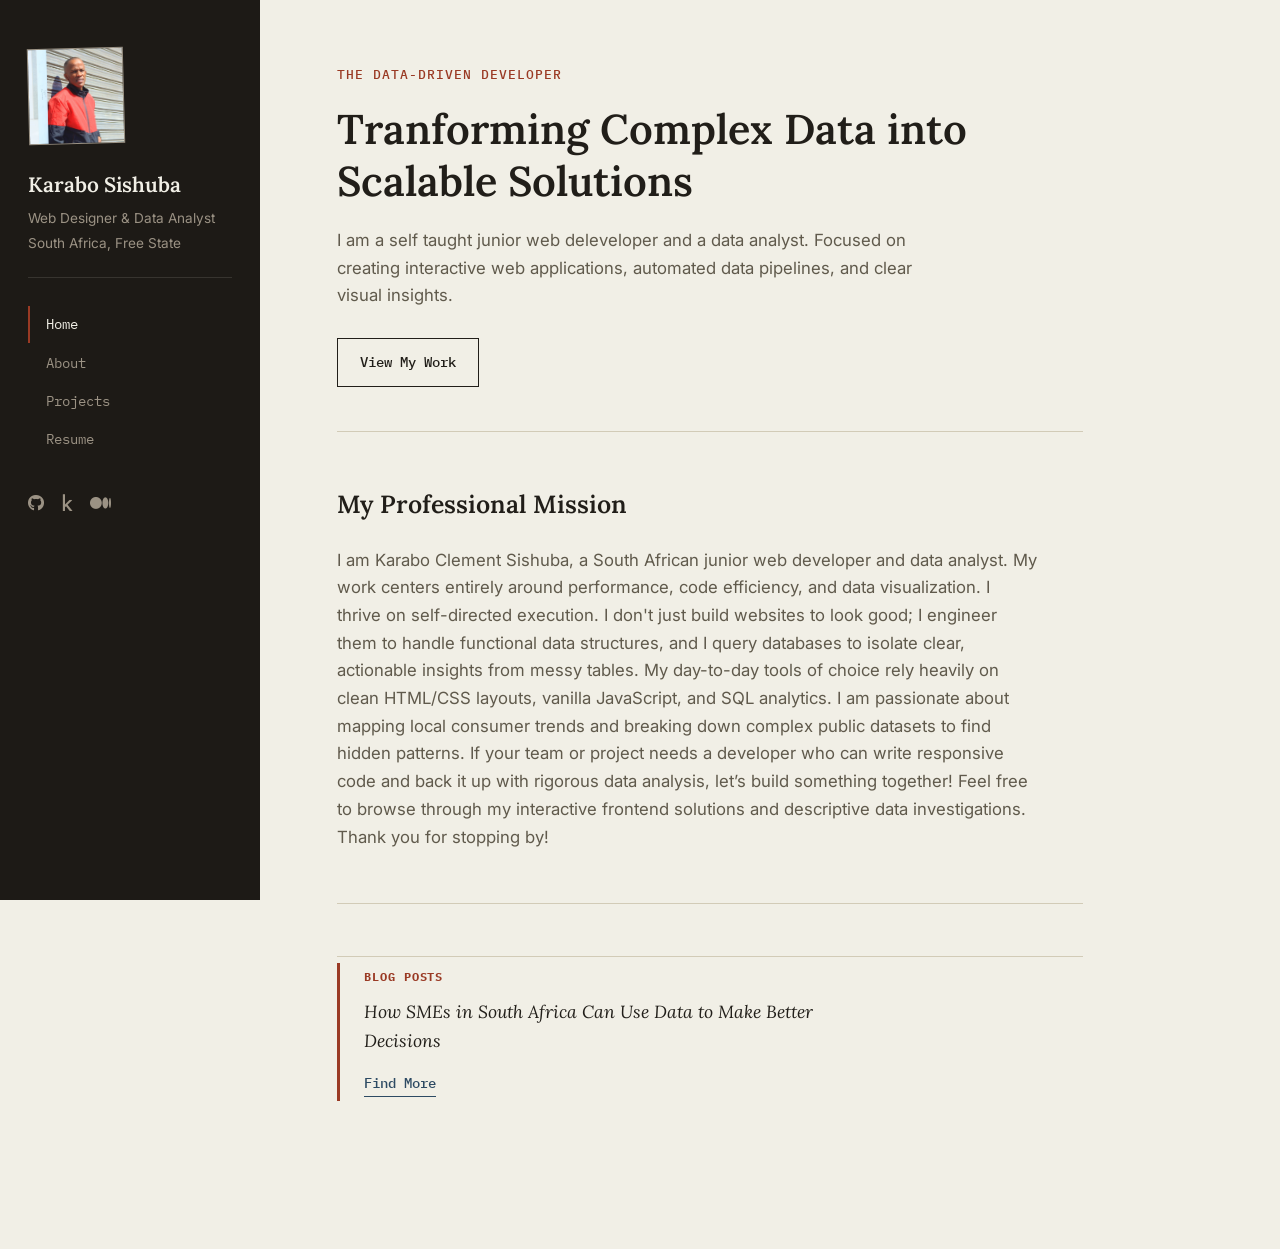
<file: Frontend/index.html>
<!doctype html>
<html lang="en">
  <head>
    <meta charset="UTF-8" />
    <meta name="viewport" content="width=device-width, initial-scale=1.0" />
    <title>Karabo Sishuba</title>
    <link rel="stylesheet" href="style.css" />
    <link rel="stylesheet" href="https://cdnjs.cloudflare.com/ajax/libs/font-awesome/6.4.0/css/all.min.css" />
  </head>
  <body>
    <aside  >
        <img src="images/me.jpg" width="380" height="800" alt="Portrait of Karabo Sishuba">
        <h3> Karabo Sishuba</h3>
        <p> Web Designer & Data  Analyst</p>
        <p aria-label="Location-pin">South Africa, Free State</p>
        <nav>
  <div class="page-links">
    <a href="index.html" aria-current="page">Home</a>
    <a href="about.html">About</a>
    <a href="projects.html">Projects</a>
    <a href="resume.html">Resume</a>
  </div>
  
  <div class="social-icons">
    <a href="https://github.com/KaraboSishuba" target="_blank" aria-label="GitHub">
      <i class="fa-brands fa-github"></i>
    </a>
    <a href="https://www.kaggle.com/karabosishuba" target="_blank" aria-label="Kaggle">
      <i class="fa-brands fa-kaggle"></i>
    </a>
    <a href="https://medium.com/@sishubakc" target="_blank" aria-label="Medium">
      <i class="fa-brands fa-medium"></i>
    </a>
  </div>
</nav>
    </aside>
    <main>
        <section class="hero">
            <h1> THE DATA-DRIVEN DEVELOPER</h1>
            <h2>Tranforming Complex Data into Scalable Solutions</h2>
            <p>I am a self taught junior web deleveloper and a data analyst. Focused on
                creating interactive web applications, automated data pipelines, and clear visual insights.
            </p>
            <a href="projects.html" class="hero-btn">View My Work</a>
        </section>
        <section id="mission">
            <h2>My Professional Mission</h2>
            <p>I am Karabo Clement Sishuba, a South African junior web developer and data analyst. My work centers entirely around performance, code efficiency, and data visualization.

I thrive on self-directed execution. I don't just build websites to look good; I engineer them to handle functional data structures, and I query databases to isolate clear, actionable insights from messy tables. My day-to-day tools of choice rely heavily on clean HTML/CSS layouts, vanilla JavaScript, and SQL analytics.

I am passionate about mapping local consumer trends and breaking down complex public datasets to find hidden patterns. If your team or project needs a developer who can write responsive code and back it up with rigorous data analysis, let’s build something together!

Feel free to browse through my interactive frontend solutions and descriptive data investigations. Thank you for stopping by!</p>

        </section>
        
        <section id="services">
        <section class="hero">
            <aside>
            <h1> Blog Posts</h1>
            <p>How SMEs in South Africa Can Use Data to Make Better Decisions</p>
            <a href="https://medium.com/@sishubakc/how-smes-in-south-africa-can-use-data-to-make-better-decisions-06c75d8c77c4">Find More</a>
            </aside>
        </section>

        </section>
    </main>

  </body>
</html>
</file>
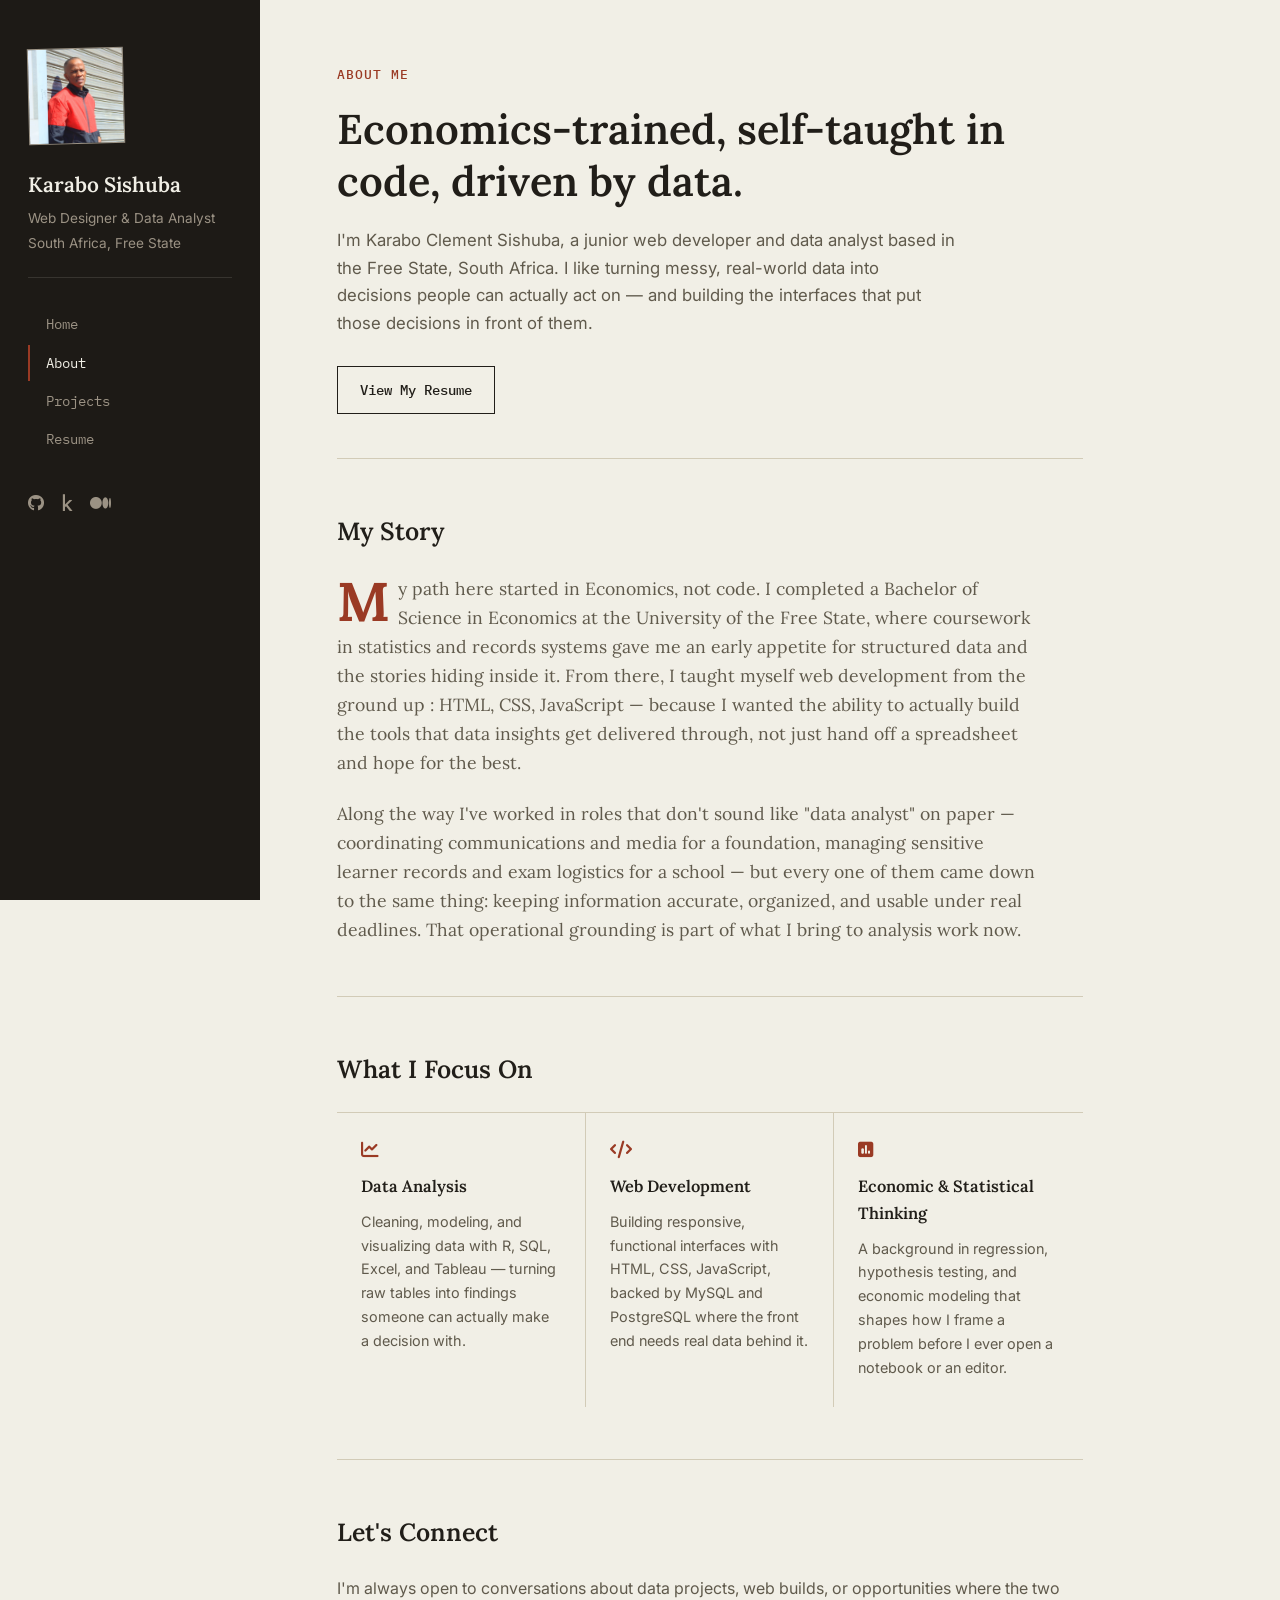
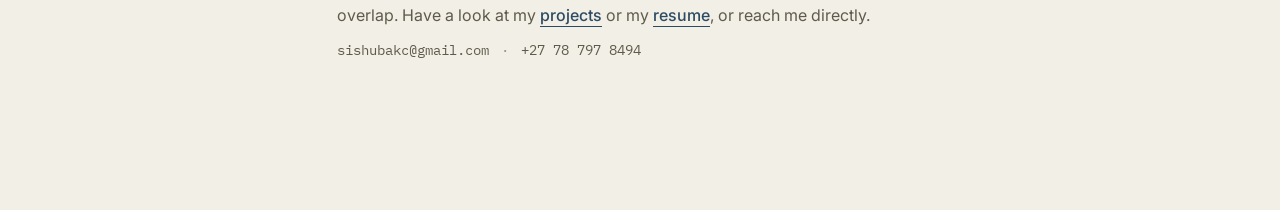
<file: Frontend/about.html>
<!doctype html>
<html lang="en">
  <head>
    <meta charset="UTF-8" />
    <meta name="viewport" content="width=device-width, initial-scale=1.0" />
    <title>About — Karabo Sishuba</title>
    <link rel="stylesheet" href="style.css" />
    <link rel="stylesheet" href="https://cdnjs.cloudflare.com/ajax/libs/font-awesome/6.4.0/css/all.min.css" />
  </head>
  <body>
    <aside>
      <img src="images/me.jpg" width="380" height="800" alt="Portrait of Karabo Sishuba">
      <h3>Karabo Sishuba</h3>
      <p>Web Designer & Data Analyst</p>
      <p aria-label="Location-pin">South Africa, Free State</p>
      <nav>
        <div class="page-links">
          <a href="index.html">Home</a>
          <a href="about.html" aria-current="page">About</a>
          <a href="projects.html">Projects</a>
          <a href="resume.html">Resume</a>
        </div>

        <div class="social-icons">
          <a href="https://github.com/KaraboSishuba" target="_blank" aria-label="GitHub">
            <i class="fa-brands fa-github"></i>
          </a>
          <a href="https://www.kaggle.com/karabosishuba" target="_blank" aria-label="Kaggle">
            <i class="fa-brands fa-kaggle"></i>
          </a>
          <a href="https://medium.com/@sishubakc" target="_blank" aria-label="Medium">
            <i class="fa-brands fa-medium"></i>
          </a>
        </div>
      </nav>
    </aside>

    <main class="about">
      <section class="hero about-hero">
        <h1>ABOUT ME</h1>
        <h2>Economics-trained, self-taught in code, driven by data.</h2>
        <p>
          I'm Karabo Clement Sishuba, a junior web developer and data analyst
          based in the Free State, South Africa. I like turning messy,
          real-world data into decisions people can actually act on — and
          building the interfaces that put those decisions in front of them.
        </p>
        <a href="resume.html" class="hero-btn">View My Resume</a>
      </section>

      <section id="story">
        <h2>My Story</h2>
        <p>
          My path here started in Economics, not code. I completed a
          Bachelor of Science in Economics at the University of the Free
          State, where coursework in statistics and records systems gave me
          an early appetite for structured data and the stories hiding
          inside it. From there, I taught myself web development from the
          ground up : HTML, CSS, JavaScript — because
          I wanted the ability to actually build the tools that data
          insights get delivered through, not just hand off a spreadsheet
          and hope for the best.
        </p>
        <p>
          Along the way I've worked in roles that don't sound like "data
          analyst" on paper — coordinating communications and media for a
          foundation, managing sensitive learner records and exam logistics
          for a school — but every one of them came down to the same thing:
          keeping information accurate, organized, and usable under real
          deadlines. That operational grounding is part of what I bring to
          analysis work now. 
        </p>
      </section>

      <section id="focus">
        <h2>What I Focus On</h2>
        <div class="focus-grid">
          <div class="focus-card">
            <i class="fa-solid fa-chart-line"></i>
            <h4>Data Analysis</h4>
            <p>
              Cleaning, modeling, and visualizing data with R, SQL, Excel,
              and Tableau — turning raw tables into findings someone can
              actually make a decision with.
            </p>
          </div>
          <div class="focus-card">
            <i class="fa-solid fa-code"></i>
            <h4>Web Development</h4>
            <p>
              Building responsive, functional interfaces with HTML, CSS,
              JavaScript, backed by MySQL and PostgreSQL
              where the front end needs real data behind it.
            </p>
          </div>
          <div class="focus-card">
            <i class="fa-solid fa-square-poll-vertical"></i>
            <h4>Economic &amp; Statistical Thinking</h4>
            <p>
              A background in regression, hypothesis testing, and economic
              modeling that shapes how I frame a problem before I ever open
              a notebook or an editor.
            </p>
          </div>
        </div>
      </section>

      <section id="connect">
        <h2>Let's Connect</h2>
        <p>
          I'm always open to conversations about data projects, web builds,
          or opportunities where the two overlap. Have a look at my
          <a href="projects.html">projects</a> or my
          <a href="resume.html">resume</a>, or reach me directly.
        </p>
        <p class="contact-line">
          <span>sishubakc@gmail.com</span>
          <span>+27 78 797 8494</span>
        </p>
      </section>
    </main>
  </body>
</html>
</file>
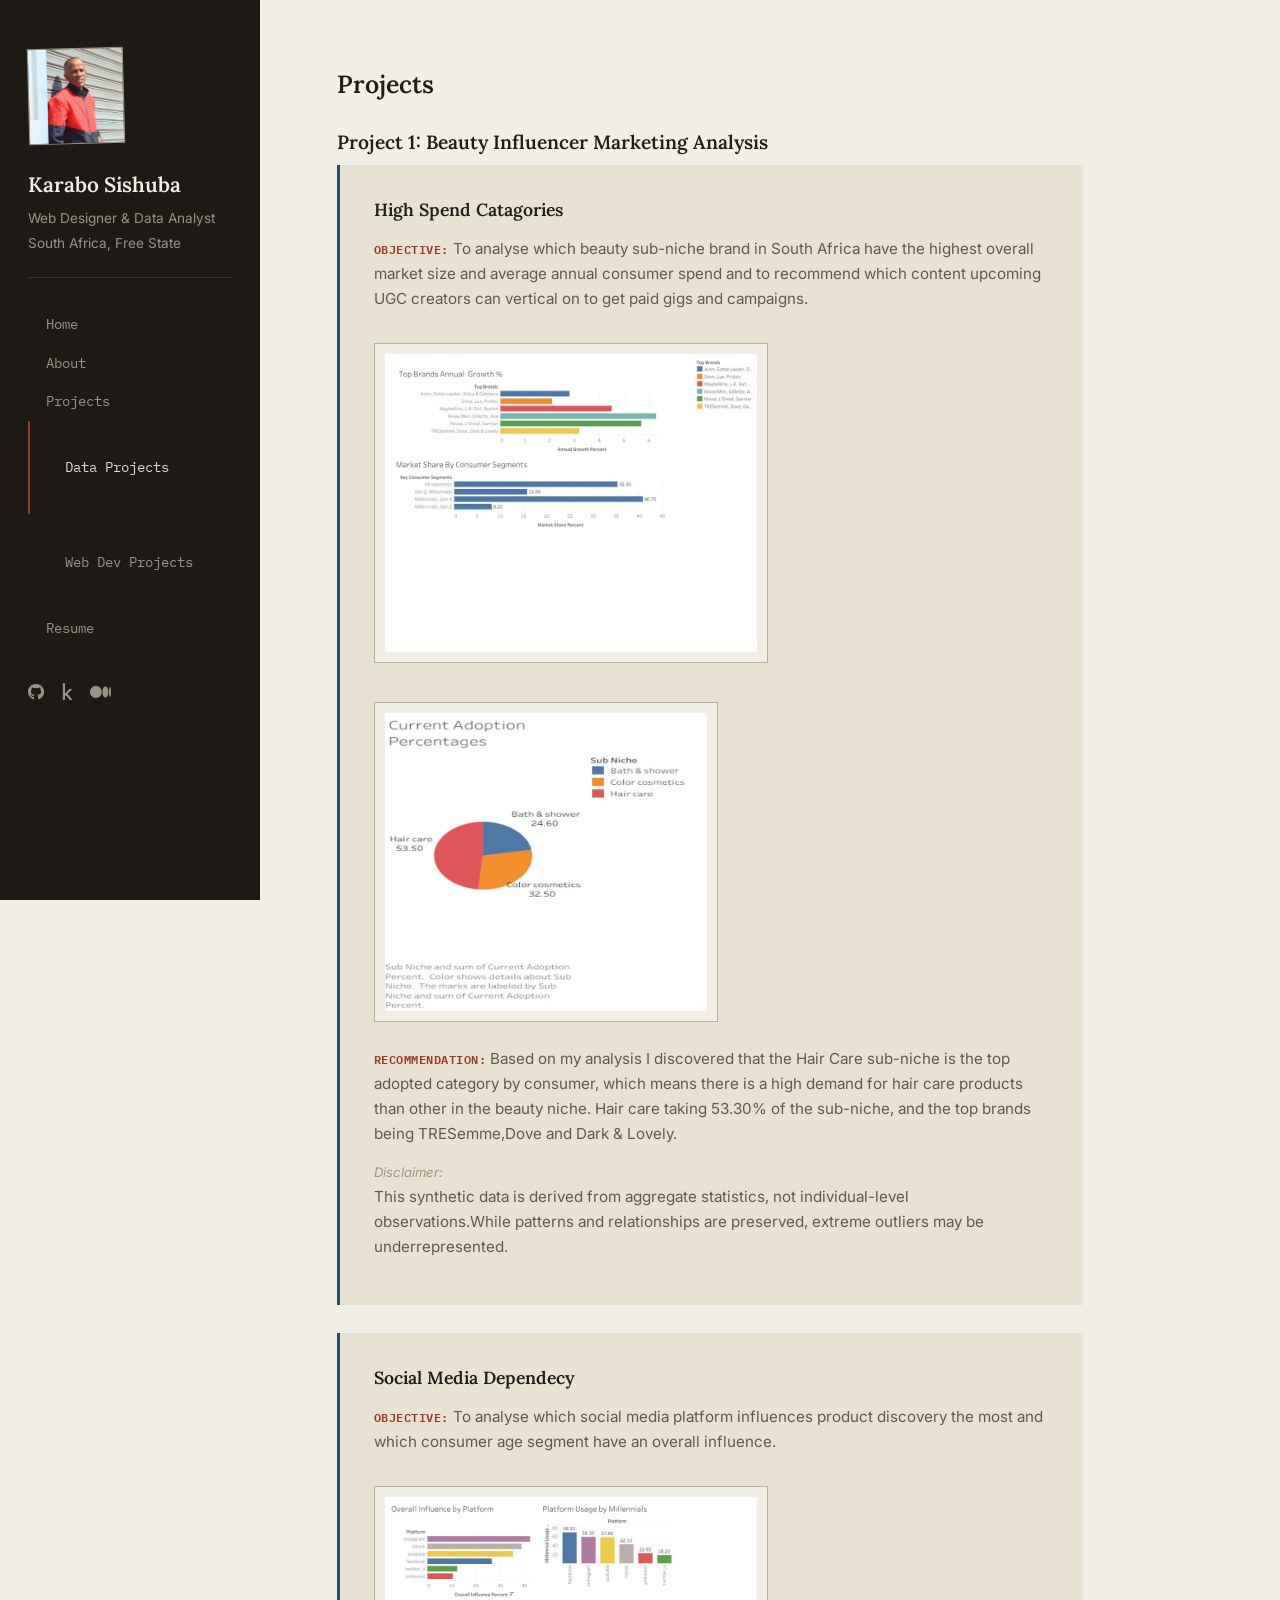
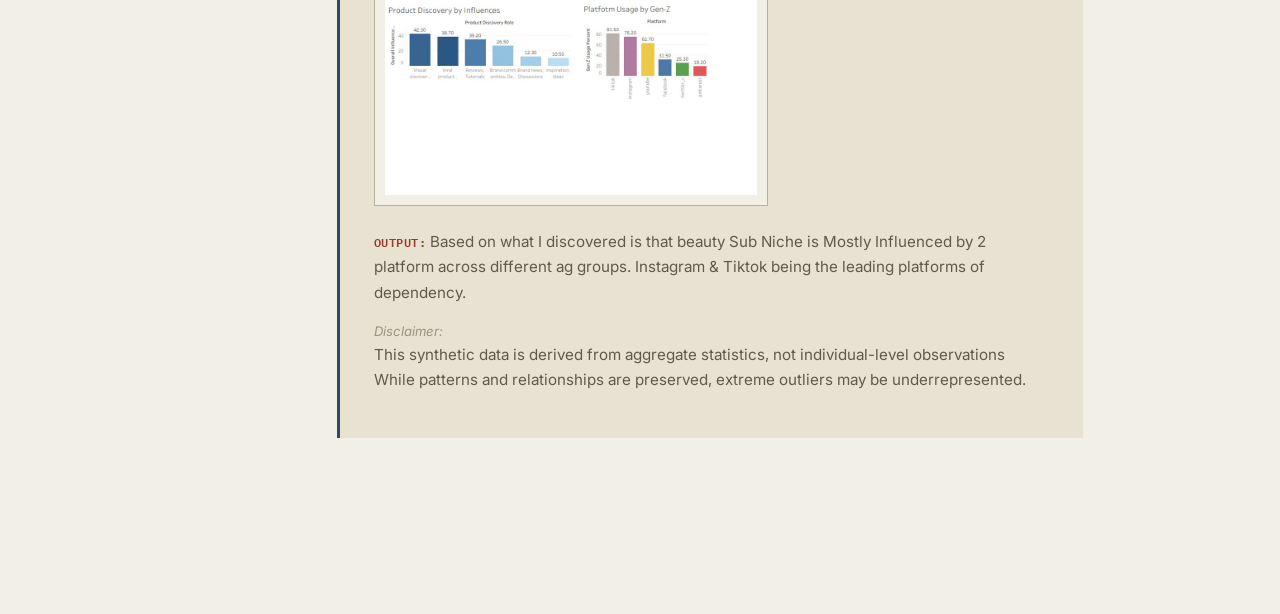
<file: Frontend/data_projects.html>
<!DOCTYPE html>
<html lang="en">
<head>
    <meta charset="UTF-8">
    <meta name="viewport" content="width=device-width, initial-scale=1.0">
    <title>Projects </title>
     <link rel="stylesheet" href="style.css" />
    <link rel="stylesheet" href="https://cdnjs.cloudflare.com/ajax/libs/font-awesome/6.4.0/css/all.min.css" />
  </head>
</head>
<body>
    <aside  >
        <img src="images/me.jpg" width="380" height="800" alt="Portrait of Karabo Sishuba">
        <h3> Karabo Sishuba</h3>
        <p> Web Designer & Data  Analyst</p>
        <p aria-label="Location-pin">South Africa, Free State</p>
        <nav>
  <div class="page-links">
    <a href="index.html">Home</a>
    <a href="about.html">About</a>
    <a href="projects.html">Projects</a>
    <a href="data_projects.html" aria-current="page" style="padding: 35px; color: rgb(224, 212, 212);"> Data Projects</a>
    <a href="web_projects.html" style="padding: 35px;"> Web Dev Projects</a>
    <a href="resume.html">Resume</a>
  </div>
  
  <div class="social-icons">
    <a href="https://github.com/KaraboSishuba" target="_blank" aria-label="GitHub">
      <i class="fa-brands fa-github"></i>
    </a>
    <a href="https://www.kaggle.com/karabosishuba" target="_blank" aria-label="Kaggle">
      <i class="fa-brands fa-kaggle"></i>
    </a>
    <a href="https://medium.com/@sishubakc" target="_blank" aria-label="Medium">
      <i class="fa-brands fa-medium"></i>
    </a>
  </div>
</nav>
    </aside>
    <main>
       <section id="projects">
            <h2>Projects</h2>
            <h3> Project 1: Beauty Influencer Marketing Analysis</h3>
            <div class="high-spend">
            <h4> High Spend Catagories</h4>
            <p><b>Objective:</b> To analyse which beauty sub-niche brand in South Africa have the highest overall market size
            and average annual consumer spend and to recommend which content upcoming UGC creators can vertical on to get paid gigs and campaigns. </p>

            <img src="images/HighBrandSpend.jpg" height="550" width="900" alt="Bar chart of beauty sub-niche brand spend in South Africa">
            <img src="images/adoption.jpg" height="550" width="600" alt="Chart of beauty sub-niche category adoption rates">
            <p><b>Recommendation:</b> Based on my analysis I discovered that the Hair Care sub-niche is the top adopted category by consumer, which means
            there is a high demand for hair care products than other in the beauty niche. Hair care taking 53.30% of the sub-niche, and the top brands being TRESemme,Dove and Dark & Lovely.</p>
            <p><i>Disclaimer:</i>This synthetic data is derived from aggregate statistics, not individual-level observations.While patterns and relationships are preserved, extreme outliers may be underrepresented.</p>
            </div>
            <div class="Dependency">
                <h4>Social Media Dependecy</h4>
                <p><b>Objective:</b> To analyse which social media platform influences product discovery the most and which consumer age segment have an overall influence.</p>
                <img src="images/dependency.jpg" height="600" width="999" alt="Chart of social media platform dependency by consumer age group">
                <p><b>Output:</b> Based on what I discovered is that beauty Sub Niche is Mostly Influenced by 2 platform across different ag groups. Instagram & Tiktok being the leading platforms of dependency.</p>
                <p><i>Disclaimer:</i>This synthetic data is derived from aggregate statistics, not individual-level observations While patterns and relationships are preserved, extreme outliers may be underrepresented.</p>
            </div>

        </section>  
       
    </main>
</body>
</html>
</file>
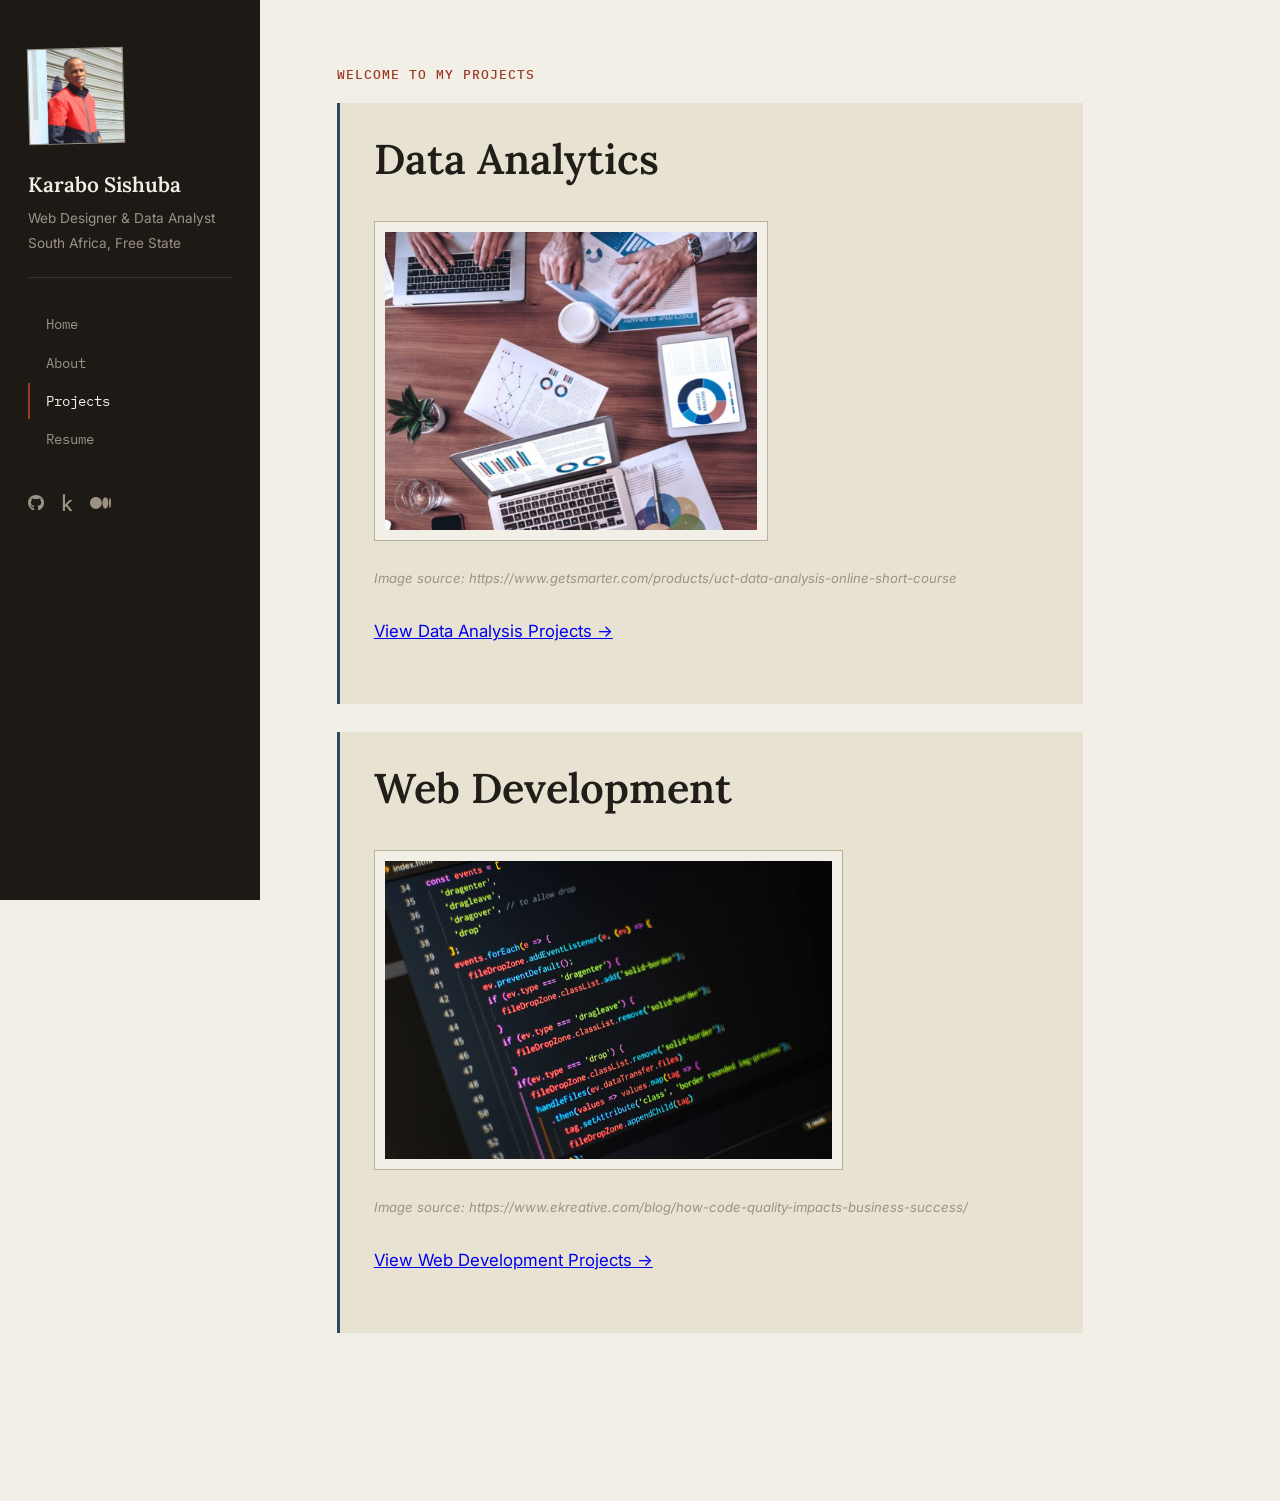
<file: Frontend/projects.html>
<!DOCTYPE html>
<html lang="en">
<head>
    <meta charset="UTF-8">
    <meta name="viewport" content="width=device-width, initial-scale=1.0">
    <title>Projects </title>
     <link rel="stylesheet" href="style.css" />
    <link rel="stylesheet" href="https://cdnjs.cloudflare.com/ajax/libs/font-awesome/6.4.0/css/all.min.css" />
  </head>
</head>
<body>
    <aside  >
        <img src="images/me.jpg" width="380" height="800" alt="Portrait of Karabo Sishuba">
        <h3> Karabo Sishuba</h3>
        <p> Web Designer & Data  Analyst</p>
        <p aria-label="Location-pin">South Africa, Free State</p>
        <nav>
  <div class="page-links">
    <a href="index.html">Home</a>
    <a href="about.html">About</a>
    <a href="projects.html"aria-current="page">Projects</a>      
    <a href="resume.html">Resume</a>
  </div>
  
  <div class="social-icons">
    <a href="https://github.com/KaraboSishuba" target="_blank" aria-label="GitHub">
      <i class="fa-brands fa-github"></i>
    </a>
    <a href="https://www.kaggle.com/karabosishuba" target="_blank" aria-label="Kaggle">
      <i class="fa-brands fa-kaggle"></i>
    </a>
    <a href="https://medium.com/@sishubakc" target="_blank" aria-label="Medium">
      <i class="fa-brands fa-medium"></i>
    </a>
  </div>
</nav>
    </aside>
    <main>
         
        <section class="hero">
            <h1> Welcome To My Projects</h1>
           <div class="high-spend">   
            <h2> Data Analytics</h2> 
           <img src="images/data.jpg" height="550" width="999" alt="Images of Data Analysis dashboards">
            <p><i><Source>Image source: https://www.getsmarter.com/products/uct-data-analysis-online-short-course</Source></i></p>
            <p>      
        <a class="credential-link" href="data_projects.html" >View Data Analysis Projects &rarr;</a>
            </p>
             </div>
             <div class="high-spend">
                <h2>Web Development</h2>
               <img src="images/code.jfif" height="550" width="900" alt="Image of a JavaScript code">
                 <p><i><Source>Image source: https://www.ekreative.com/blog/how-code-quality-impacts-business-success/</Source></i></p>
                <p>
                <a class="credential-link" href="web_projects.html" >View Web Development Projects &rarr;</a>
            </p>
             </div>
            </section>
    </main>
</body>
</html>
</file>
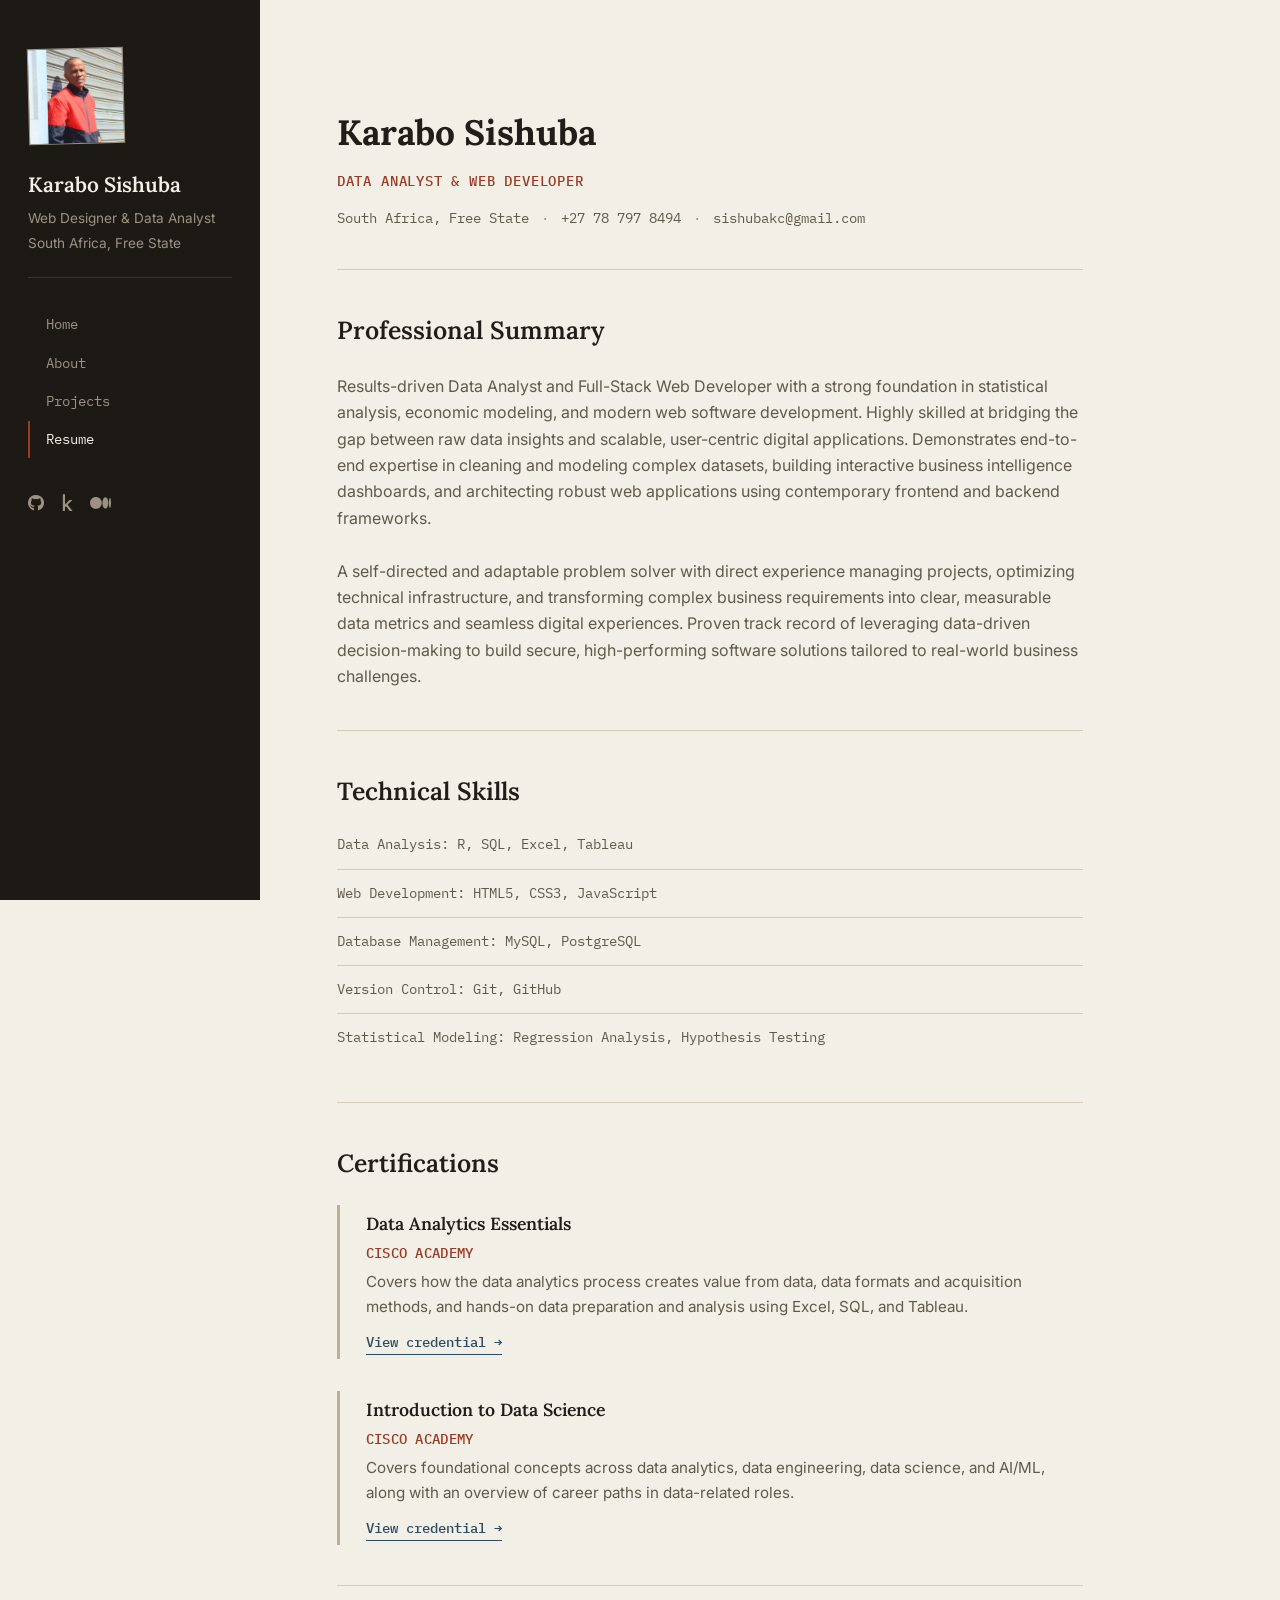
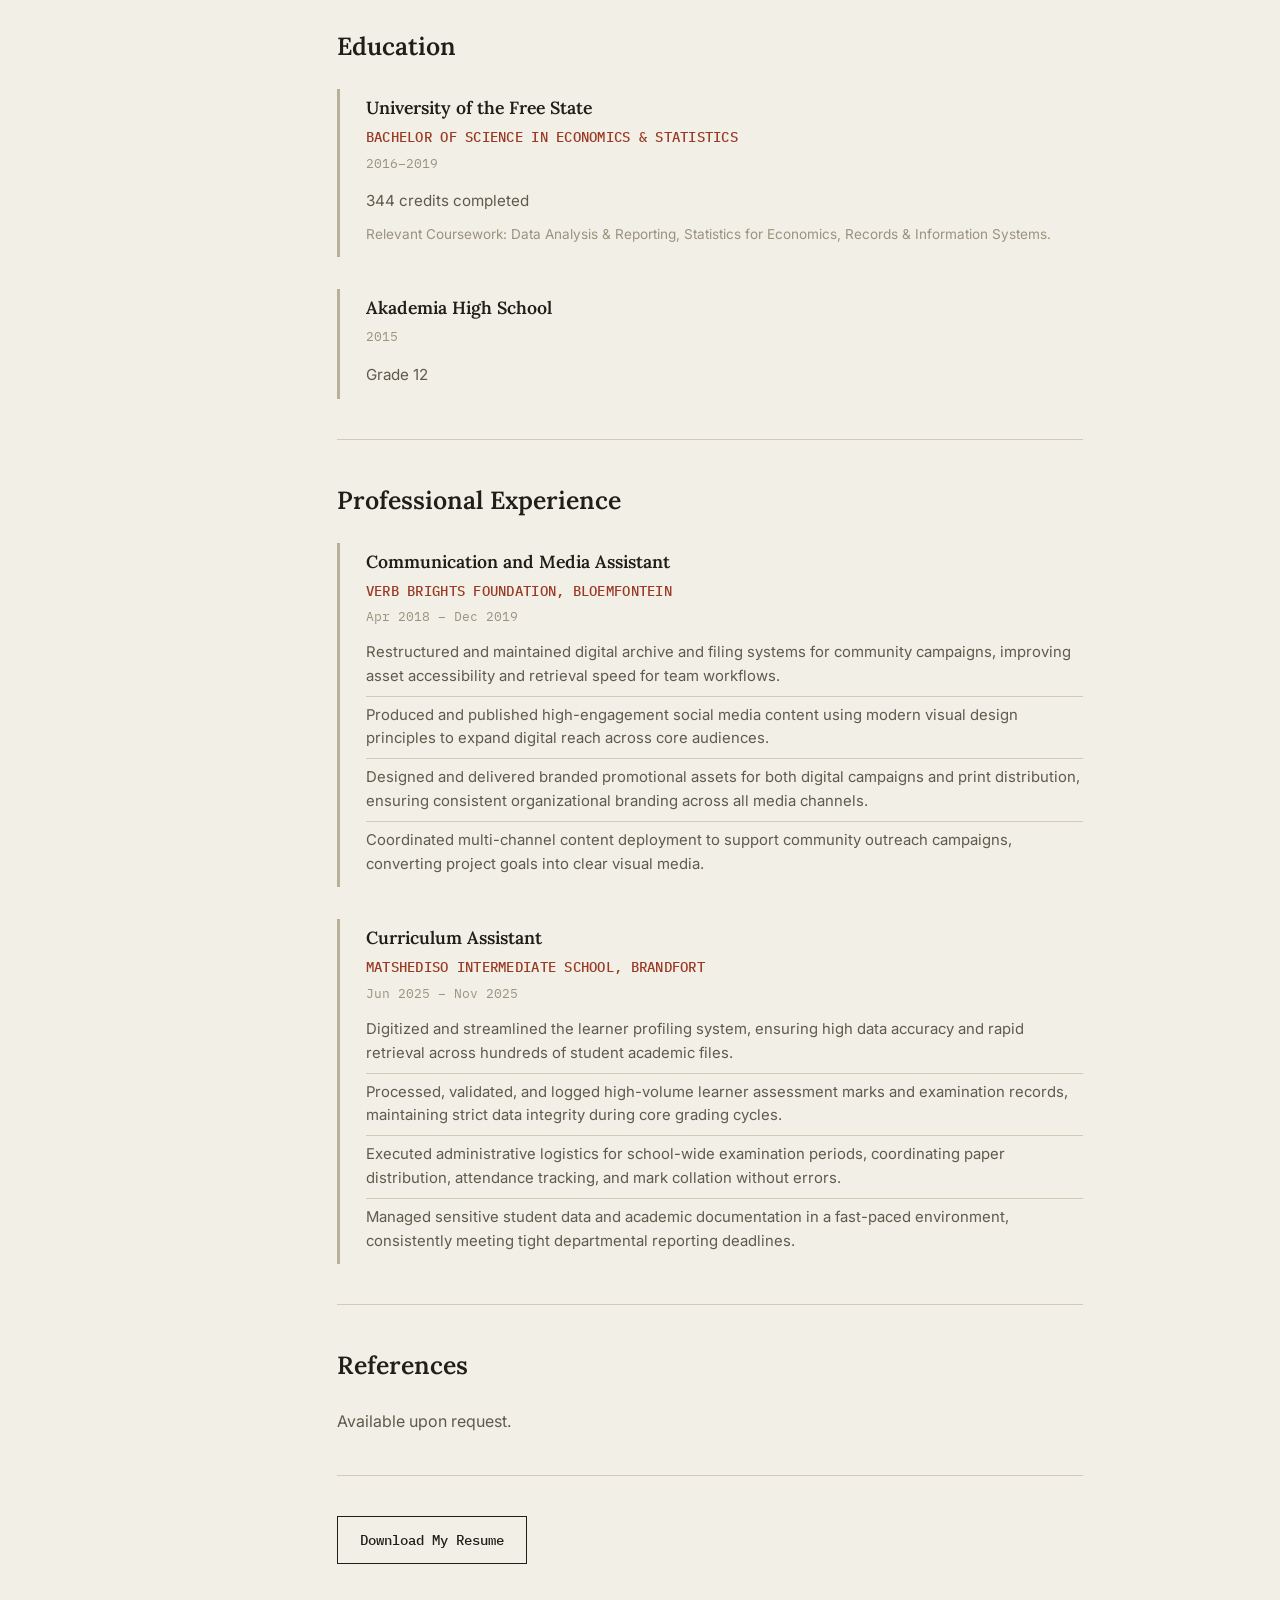
<file: Frontend/resume.html>
<!doctype html>
<html lang="en">
  <head>
    <meta charset="UTF-8" />
    <meta name="viewport" content="width=device-width, initial-scale=1.0" />
    <title>Resume — Karabo Sishuba</title>
    <link rel="stylesheet" href="style.css" />
    <link rel="stylesheet" href="https://cdnjs.cloudflare.com/ajax/libs/font-awesome/6.4.0/css/all.min.css" />
  </head>
  <body>
    <aside>
      <img src="images/me.jpg" width="380" height="800" alt="Portrait of Karabo Sishuba">
      <h3>Karabo Sishuba</h3>
      <p>Web Designer & Data Analyst</p>
      <p aria-label="Location-pin">South Africa, Free State</p>
      <nav>
        <div class="page-links">
          <a href="index.html">Home</a>
          <a href="about.html">About</a>
          <a href="projects.html">Projects</a>
          <a href="resume.html" aria-current="page">Resume</a>
        </div>

        <div class="social-icons">
          <a href="https://github.com/KaraboSishuba" target="_blank" aria-label="GitHub">
            <i class="fa-brands fa-github"></i>
          </a>
          <a href="https://www.kaggle.com/karabosishuba" target="_blank" aria-label="Kaggle">
            <i class="fa-brands fa-kaggle"></i>
          </a>
          <a href="https://medium.com/@sishubakc" target="_blank" aria-label="Medium">
            <i class="fa-brands fa-medium"></i>
          </a>
        </div>
      </nav>
    </aside>

    <main class="resume">
      <section class="resume-header">
        <h1>Karabo Sishuba</h1>
        <p class="role">Data Analyst &amp; Web Developer</p>
        <p class="contact-line">
          <span>South Africa, Free State</span>
          <span>+27 78 797 8494</span>
          <span>sishubakc@gmail.com</span>
        </p>
      </section>

      <section>
        <h2>Professional Summary</h2>
        <p>
          Results-driven Data Analyst and Full-Stack Web Developer with a strong
          foundation in statistical analysis, economic modeling, and modern web
          software development. Highly skilled at bridging the gap between raw
          data insights and scalable, user-centric digital applications.
          Demonstrates end-to-end expertise in cleaning and modeling complex
          datasets, building interactive business intelligence dashboards, and
          architecting robust web applications using contemporary frontend and
          backend frameworks.</p> <br />
          <p> A self-directed and adaptable problem solver with
          direct experience managing projects, optimizing technical
          infrastructure, and transforming complex business requirements into
          clear, measurable data metrics and seamless digital experiences.
          Proven track record of leveraging data-driven decision-making to build
          secure, high-performing software solutions tailored to real-world
          business challenges.
        </p>
      </section>

      <section>
        <h2>Technical Skills</h2>
        <ul class="skills-list">
          <li>Data Analysis: R, SQL, Excel, Tableau</li>
          <li>Web Development: HTML5, CSS3, JavaScript</li>
          <li>Database Management: MySQL, PostgreSQL</li>
          <li>Version Control: Git, GitHub</li>
          <li>Statistical Modeling: Regression Analysis, Hypothesis Testing</li>
        </ul>
      </section>

      <section>
        <h2>Certifications</h2>

        <div class="resume-entry">
          <h3>Data Analytics Essentials</h3>
          <p class="entry-sub">Cisco Academy</p>
          <p>
            Covers how the data analytics process creates value from data,
            data formats and acquisition methods, and hands-on data
            preparation and analysis using Excel, SQL, and Tableau.
          </p>
          <a class="credential-link" href="https://www.credly.com/badges/9e2dc337-7f54-49d2-96b2-6c191517c2b0" target="_blank" rel="noopener">View credential &rarr;</a>
        </div>

        <div class="resume-entry">
          <h3>Introduction to Data Science</h3>
          <p class="entry-sub">Cisco Academy</p>
          <p>
            Covers foundational concepts across data analytics, data
            engineering, data science, and AI/ML, along with an overview of
            career paths in data-related roles.
          </p>
          <a class="credential-link" href="https://www.credly.com/badges/4131a8bd-2a99-4850-a9f0-d86b4f6857fd" target="_blank" rel="noopener">View credential &rarr;</a>
        </div>
      </section>

      <section>
        <h2>Education</h2>

        <div class="resume-entry">
          <h3>University of the Free State</h3>
          <p class="entry-sub">Bachelor of Science in Economics & Statistics</p>
          <p class="entry-date"><i>2016&ndash;2019</i></p>
          <p>344 credits completed</p>
          <p class="entry-note"><i>Relevant Coursework: Data Analysis &amp; Reporting, Statistics for Economics, Records &amp; Information Systems.</i></p>
        </div>

        <div class="resume-entry">
          <h3>Akademia High School</h3>
          <p class="entry-date"><i>2015</i></p>
          <p>Grade 12</p>
        </div>
      </section>

      <section>
        <h2>Professional Experience</h2>

        <div class="resume-entry">
          <h3>Communication and Media Assistant</h3>
          <p class="entry-sub">Verb Brights Foundation, Bloemfontein</p>
          <p class="entry-date"><i>Apr 2018 &ndash; Dec 2019</i></p>
          <ul>
            <li>Restructured and maintained digital archive and filing systems for community campaigns, improving asset accessibility and retrieval speed for team workflows.</li>
            <li>Produced and published high-engagement social media content using modern visual design principles to expand digital reach across core audiences.</li>
            <li>Designed and delivered branded promotional assets for both digital campaigns and print distribution, ensuring consistent organizational branding across all media channels.</li>
            <li>Coordinated multi-channel content deployment to support community outreach campaigns, converting project goals into clear visual media.</li>
          </ul>
        </div>

        <div class="resume-entry">
          <h3>Curriculum Assistant</h3>
          <p class="entry-sub">Matshediso Intermediate School, Brandfort</p>
          <p class="entry-date"><i>Jun 2025 &ndash; Nov 2025</i></p>
          <ul>
            <li>Digitized and streamlined the learner profiling system, ensuring high data accuracy and rapid retrieval across hundreds of student academic files.</li>
            <li>Processed, validated, and logged high-volume learner assessment marks and examination records, maintaining strict data integrity during core grading cycles.</li>
            <li>Executed administrative logistics for school-wide examination periods, coordinating paper distribution, attendance tracking, and mark collation without errors.</li>
            <li>Managed sensitive student data and academic documentation in a fast-paced environment, consistently meeting tight departmental reporting deadlines.</li>
          </ul>
        </div>
      </section>

      <section>
        <h2>References</h2>
        <p>Available upon request.</p>
      </section>
      <section>
        <a href="images/KSresume" class="hero-btn" target="_blank">Download My Resume</a>
      </section>
    </main>
  </body>
</html>
</file>
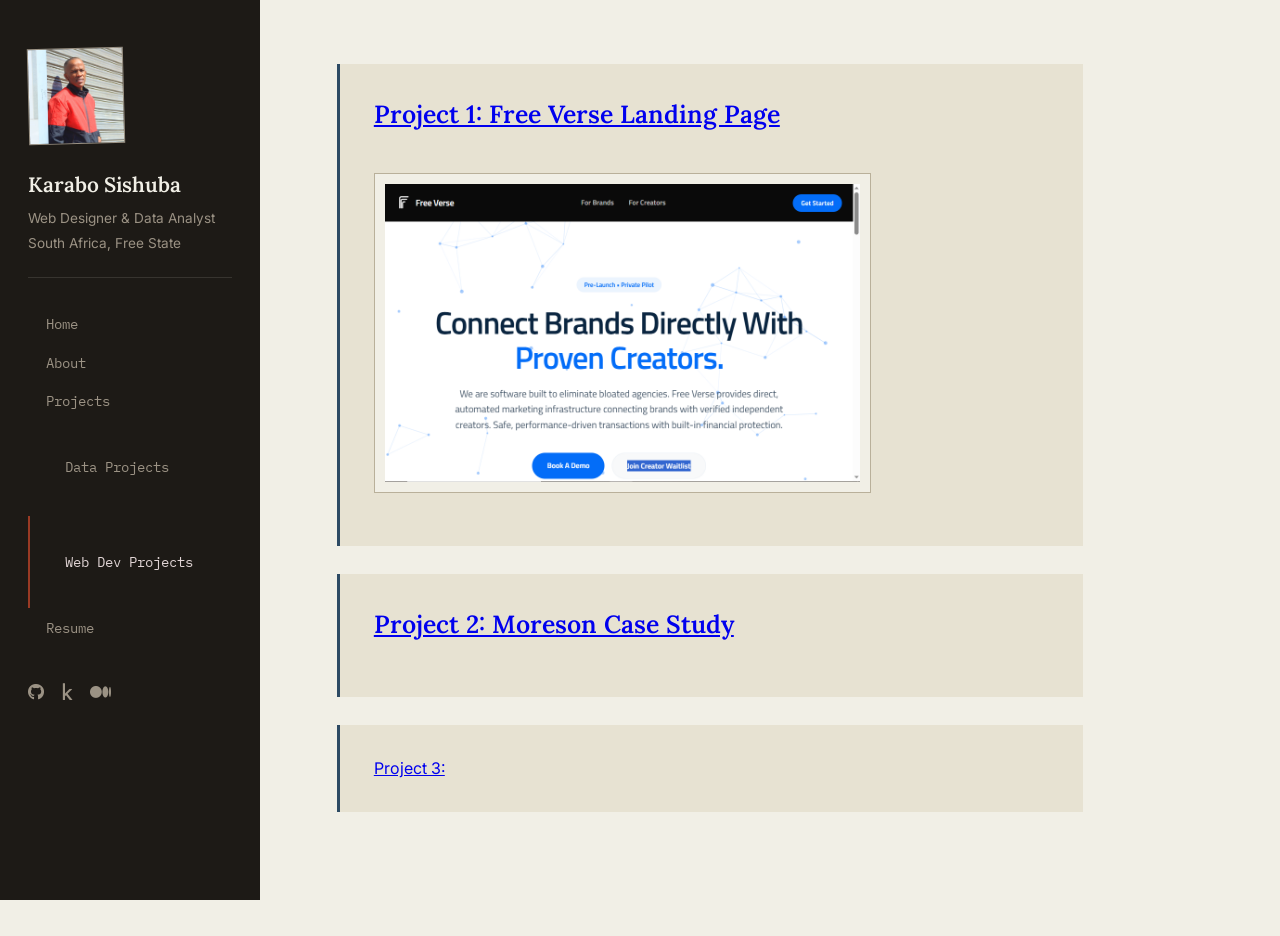
<file: Frontend/web_projects.html>
<!DOCTYPE html>
<html lang="en">
<head>
    <meta charset="UTF-8">
    <meta name="viewport" content="width=device-width, initial-scale=1.0">
    <title>Projects </title>
     <link rel="stylesheet" href="style.css" />
    <link rel="stylesheet" href="https://cdnjs.cloudflare.com/ajax/libs/font-awesome/6.4.0/css/all.min.css" />
  </head>
</head>
<body>
    <aside  >
        <img src="images/me.jpg" width="380" height="800" alt="Portrait of Karabo Sishuba">
        <h3> Karabo Sishuba</h3>
        <p> Web Designer & Data  Analyst</p>
        <p aria-label="Location-pin">South Africa, Free State</p>
        <nav>
  <div class="page-links">
    <a href="index.html">Home</a>
    <a href="about.html">About</a>
    <a href="projects.html">Projects</a> 
     <a href="data_projects.html" style="padding: 35px; "> Data Projects</a>
    <a href="web_projects.html"aria-current="page" style="padding: 35px;color: rgb(224, 212, 212);"> Web Dev Projects</a>     
    <a href="resume.html">Resume</a>
  </div>
  
  <div class="social-icons">
    <a href="https://github.com/KaraboSishuba" target="_blank" aria-label="GitHub">
      <i class="fa-brands fa-github"></i>
    </a>
    <a href="https://www.kaggle.com/karabosishuba" target="_blank" aria-label="Kaggle">
      <i class="fa-brands fa-kaggle"></i>
    </a>
    <a href="https://medium.com/@sishubakc" target="_blank" aria-label="Medium">
      <i class="fa-brands fa-medium"></i>
    </a>
  </div>
</nav>
    </aside>
    <main>
      <div class="high-spend">
        <h2>
          <a href="web_projects1.html"> Project 1: Free Verse Landing Page</a>
        </h2>
        <img src="images/fsg.PNG" alt="FreeVerse Landing Page" width="480" height="350">
      </div>
      <div class="high-spend">
        <h2>
        <a href="web_project2.html"> Project 2: Moreson Case Study</a>
        </h2>
      </div>
      <div class="high-spend">
        <a href="web_project2.html"> Project 3:</a>
      </div>
      
                
    </main>
</body>
</html>
</file>
<file: Frontend/style.css>
/* ==========================================================================
   KARABO SISHUBA — PORTFOLIO STYLESHEET

   Design concept: a working research notebook. Karabo's background is
   Economics before it was code — this reads like an annotated manuscript,
   not a SaaS dashboard. Paper, ink, a rust-red marginalia accent, serif
   headings, monospace for data and labels, flat surfaces and hairline
   rules instead of rounded cards and shadows.
   ========================================================================== */

@import url('https://fonts.googleapis.com/css2?family=Lora:ital,wght@0,500;0,600;0,700;1,500&family=Inter:wght@400;500;600&family=IBM+Plex+Mono:wght@400;500;600&display=swap');

* {
  margin: 0;
  padding: 0;
  box-sizing: border-box;
}

:root {
  --paper: #f1efe6;         /* base page — warm, slightly grey paper, not stock cream */
  --paper-deep: #e7e2d2;    /* card / note surfaces, one shade down from paper */
  --rule: #d2cbb7;          /* hairline rules */
  --rule-strong: #b9b09a;

  --ink: #211e19;           /* primary text */
  --ink-soft: #605a4c;      /* secondary text */
  --ink-faint: #9b937f;     /* tertiary / captions */

  --accent-pen: #2d4a63;    /* fountain-pen blue-black — links, structure */
  --accent-mark: #9a3a24;   /* rust-red marginalia — emphasis, labels */

  --sidebar-bg: #1d1a16;    /* warm near-black, not pure #000 */
  --sidebar-text: #f1efe6;
  --sidebar-muted: #9b9284;

  --font-display: 'Lora', Georgia, 'Times New Roman', serif;
  --font-body: 'Inter', -apple-system, BlinkMacSystemFont, 'Segoe UI', sans-serif;
  --font-mono: 'IBM Plex Mono', 'SFMono-Regular', Consolas, monospace;

  --sidebar-width: 260px;
  --transition-smooth: all 0.15s ease-out;
}

html {
  scroll-behavior: smooth;
}

body {
  background-color: var(--paper);
  color: var(--ink);
  font-family: var(--font-body);
  line-height: 1.65;
  display: flex;
  min-height: 100vh;
}

::selection {
  background-color: var(--accent-mark);
  color: var(--paper);
}

/* ==========================================================================
   1. SIDEBAR — a nameplate, not a dashboard rail
   ========================================================================== */

body > aside {
  width: var(--sidebar-width);
  background-color: var(--sidebar-bg);
  color: var(--sidebar-text);
  position: fixed;
  top: 0;
  left: 0;
  bottom: 0;
  padding: 48px 28px;
  display: flex;
  flex-direction: column;
  align-items: flex-start;
  gap: 4px;
  z-index: 100;
}

body > aside img {
  width: 96px;
  height: 96px;
  object-fit: cover;
  border-radius: 0;
  border: 1px solid var(--sidebar-muted);
  transform: rotate(-1.5deg);
  margin-bottom: 20px;
}

body > aside h3 {
  font-family: var(--font-display);
  font-weight: 600;
  font-size: 1.3rem;
  color: var(--sidebar-text);
  margin-bottom: 2px;
}

body > aside > p {
  font-size: 0.85rem;
  color: var(--sidebar-muted);
  line-height: 1.5;
}

body > aside > p:last-of-type {
  margin-bottom: 24px;
  padding-bottom: 24px;
  border-bottom: 1px solid rgba(241, 239, 230, 0.12);
  width: 100%;
}

body > aside nav {
  display: flex;
  flex-direction: column;
  align-items: flex-start;
  gap: 28px;
  width: 100%;
}

/* Text Links */
.page-links {
  display: flex;
  flex-direction: column;
  gap: 2px;
  width: 100%;
  font-family: var(--font-mono);
}

.page-links a {
  position: relative;
  color: var(--sidebar-muted);
  text-decoration: none;
  font-size: 0.85rem;
  padding: 7px 0 7px 16px;
  transition: var(--transition-smooth);
  border-left: 2px solid transparent;
}

.page-links a::before {
  content: "";
}

.page-links a:hover {
  color: var(--sidebar-text);
  border-left-color: var(--sidebar-muted);
}

.page-links a[aria-current="page"] {
  color: var(--paper);
  border-left-color: var(--accent-mark);
}

.page-links a[aria-current="page"]::before {
  content: "";
}

/* Icon Links Row */
.social-icons {
  display: flex;
  flex-direction: row;
  align-items: center;
  gap: 18px;
  padding-top: 4px;
}

.social-icons a {
  color: var(--sidebar-muted);
  font-size: 1.05rem;
  transition: var(--transition-smooth);
}

.social-icons a:hover {
  color: var(--sidebar-text);
}

/* ==========================================================================
   2. MAIN WRAPPER
   ========================================================================== */

main {
  margin-left: var(--sidebar-width);
  flex: 1;
  padding: 64px 6% 96px;
  max-width: 900px;
  width: 100%;
  color: var(--ink-soft);
}

section {
  padding: 52px 0;
  border-top: 1px solid var(--rule);
}

main > section:first-child {
  border-top: none;
  padding-top: 0;
}

/* ==========================================================================
   3. HERO
   ========================================================================== */

main > .hero {
  padding-bottom: 44px;
}

main > .hero h1 {
  font-family: var(--font-mono);
  font-size: 0.8rem;
  font-weight: 500;
  letter-spacing: 0.08em;
  text-transform: uppercase;
  color: var(--accent-mark);
  margin-bottom: 18px;
}

main > .hero h2 {
  font-family: var(--font-display);
  font-size: 2.6rem;
  font-weight: 600;
  line-height: 1.25;
  color: var(--ink);
  max-width: 780px;
  margin-bottom: 20px;
}

main > .hero p {
  font-size: 1.05rem;
  color: var(--ink-soft);
  max-width: 620px;
  margin-bottom: 28px;
}

.hero-btn {
  display: inline-block;
  background-color: transparent;
  color: var(--ink);
  font-family: var(--font-mono);
  font-size: 0.85rem;
  font-weight: 500;
  padding: 12px 22px;
  border: 1px solid var(--ink);
  border-radius: 0;
  cursor: pointer;
  text-decoration: none;
  transition: var(--transition-smooth);
}

.hero-btn:hover {
  background-color: var(--ink);
  color: var(--paper);
}

/* ==========================================================================
   4. TYPOGRAPHY STANDARDS
   ========================================================================== */

h2 {
  font-family: var(--font-display);
  font-size: 1.55rem;
  font-weight: 600;
  color: var(--ink);
  margin-bottom: 22px;
}

h3 {
  font-family: var(--font-display);
  font-size: 1.2rem;
  font-weight: 600;
  color: var(--ink);
  margin-bottom: 6px;
}

#mission p {
  font-size: 1.05rem;
  color: var(--ink-soft);
  max-width: 700px;
}

/* ==========================================================================
   5. PROJECT NOTES — flat index-card treatment, not rounded dark boxes
   ========================================================================== */

.high-spend, .Dependency {
  background-color: var(--paper-deep);
  border-left: 3px solid var(--accent-pen);
  border-radius: 0;
  padding: 30px 34px;
  margin-bottom: 28px;
}

.high-spend h4, .Dependency h4 {
  font-family: var(--font-display);
  font-size: 1.1rem;
  font-weight: 600;
  color: var(--ink);
  margin-bottom: 12px;
}

.high-spend p, .Dependency p {
  font-size: 0.95rem;
  color: var(--ink-soft);
  margin-bottom: 16px;
}

.high-spend b, .Dependency b {
  font-family: var(--font-mono);
  font-size: 0.78rem;
  text-transform: uppercase;
  letter-spacing: 0.04em;
  color: var(--accent-mark);
  font-weight: 600;
}

.high-spend img, .Dependency img {
  max-width: 100%;
  max-height: 320px;
  width: auto;
  height: auto;
  object-fit: contain;
  background-color: var(--paper);
  padding: 10px;
  border: 1px solid var(--rule-strong);
  border-radius: 0;
  margin: 16px 0;
  display: inline-block;
}

.high-spend i, .Dependency i {
  font-family: var(--font-body);
  font-style: italic;
  font-size: 0.82rem;
  color: var(--ink-faint);
  display: block;
  margin-top: 4px;
}

/* ==========================================================================
   6. SERVICES & BLOG PULL-QUOTE
   ========================================================================== */

#services {
  border-top: 1px solid var(--rule);
}

#services .hero {
  padding: 0;
  display: block;
}

#services .hero aside {
  background-color: transparent;
  border: none;
  border-left: 3px solid var(--accent-mark);
  border-radius: 0;
  padding: 4px 0 4px 24px;
  max-width: 520px;
  margin-top: 6px;
}

#services .hero aside h1 {
  font-family: var(--font-mono);
  font-size: 0.75rem;
  text-transform: uppercase;
  letter-spacing: 0.08em;
  color: var(--accent-mark);
  margin-bottom: 10px;
}

#services .hero aside p {
  font-family: var(--font-display);
  font-style: italic;
  font-size: 1.1rem;
  color: var(--ink);
  margin-bottom: 14px;
}

#services .hero aside a {
  display: inline-block;
  color: var(--accent-pen);
  text-decoration: none;
  font-family: var(--font-mono);
  font-weight: 500;
  font-size: 0.85rem;
  border-bottom: 1px solid var(--accent-pen);
  padding-bottom: 1px;
  transition: var(--transition-smooth);
}

#services .hero aside a:hover {
  color: var(--accent-mark);
  border-bottom-color: var(--accent-mark);
}

/* ==========================================================================
   7. RESUME PAGE
   ========================================================================== */

.resume-header {
  padding-top: 0;
}

.resume-header h1 {
  font-family: var(--font-display);
  font-size: 2.2rem;
  font-weight: 700;
  color: var(--ink);
  margin-bottom: 8px;
}

.resume-header .role {
  font-family: var(--font-mono);
  font-size: 0.85rem;
  text-transform: uppercase;
  letter-spacing: 0.06em;
  font-weight: 500;
  color: var(--accent-mark);
  margin-bottom: 14px;
}

.resume-header .contact-line {
  display: flex;
  flex-wrap: wrap;
  gap: 8px 0;
  font-family: var(--font-mono);
  color: var(--ink-soft);
  font-size: 0.85rem;
}

.resume-header .contact-line span:not(:last-child)::after {
  content: "·";
  margin: 0 12px;
  color: var(--ink-faint);
}

main.resume section {
  padding: 40px 0;
}

main.resume section:last-of-type {
  border-bottom: none;
}

.resume-entry {
  background-color: transparent;
  border: none;
  border-left: 3px solid var(--rule-strong);
  border-radius: 0;
  padding: 4px 0 4px 26px;
  margin-bottom: 32px;
}

.resume-entry:last-child {
  margin-bottom: 0;
}

.resume-entry h3 {
  color: var(--ink);
  font-size: 1.1rem;
  margin-bottom: 4px;
}

.resume-entry .entry-sub {
  font-family: var(--font-mono);
  color: var(--accent-mark);
  font-weight: 500;
  font-size: 0.85rem;
  text-transform: uppercase;
  letter-spacing: 0.02em;
  margin-bottom: 4px;
}

.resume-entry .entry-date {
  font-family: var(--font-mono);
  color: var(--ink-faint);
  font-size: 0.8rem;
  margin-bottom: 14px;
}

.resume-entry .entry-date i,
.resume-entry .entry-note i {
  font-style: normal;
}

.resume-entry .entry-note {
  font-size: 0.85rem;
  font-style: italic;
  color: var(--ink-faint);
  margin-top: 10px;
}

.resume-entry p {
  color: var(--ink-soft);
  font-size: 0.95rem;
  margin-bottom: 8px;
}

.resume-entry ul {
  margin-top: 10px;
  padding-left: 0;
  list-style: none;
}

.resume-entry ul li {
  color: var(--ink-soft);
  font-size: 0.93rem;
  line-height: 1.6;
  padding: 7px 0;
  border-top: 1px solid var(--rule);
}

.resume-entry ul li:first-child {
  border-top: none;
  padding-top: 0;
}

.resume-entry .credential-link {
  display: inline-block;
  font-family: var(--font-mono);
  color: var(--accent-pen);
  text-decoration: none;
  font-size: 0.85rem;
  font-weight: 500;
  border-bottom: 1px solid var(--accent-pen);
  padding-bottom: 1px;
  margin-top: 4px;
  transition: var(--transition-smooth);
}

.resume-entry .credential-link:hover {
  color: var(--accent-mark);
  border-bottom-color: var(--accent-mark);
}

/* Skills rendered as a spec sheet, not chips */
.skills-list {
  list-style: none;
  margin-top: 4px;
}

.skills-list li {
  font-family: var(--font-mono);
  font-size: 0.88rem;
  color: var(--ink-soft);
  padding: 12px 0;
  border-top: 1px solid var(--rule);
}

.skills-list li:first-child {
  border-top: none;
  padding-top: 0;
}

main.resume > section > p {
  color: var(--ink-soft);
}

/* ==========================================================================
   7b. ABOUT PAGE
   ========================================================================== */

.about-hero {
  padding-top: 0;
  padding-bottom: 44px;
}

.about-hero .hero-btn {
  text-decoration: none;
}

#story p {
  font-family: var(--font-display);
  font-size: 1.1rem;
  color: var(--ink-soft);
  max-width: 700px;
  margin-bottom: 22px;
}

#story p:last-child {
  margin-bottom: 0;
}

/* Signature touch: dropped cap opens the bio, like an annotated manuscript */
#story p:first-of-type::first-letter {
  font-family: var(--font-display);
  font-size: 3.4rem;
  font-weight: 700;
  color: var(--accent-mark);
  float: left;
  line-height: 0.8;
  padding-right: 8px;
  padding-top: 6px;
}

.focus-grid {
  display: grid;
  grid-template-columns: repeat(3, 1fr);
  gap: 0;
  margin-top: 12px;
  border-top: 1px solid var(--rule);
}

.focus-card {
  background-color: transparent;
  border: none;
  border-right: 1px solid var(--rule);
  padding: 28px 24px;
}

.focus-card:last-child {
  border-right: none;
}

.focus-card i {
  color: var(--accent-mark);
  font-size: 1.1rem;
  margin-bottom: 14px;
  display: block;
}

.focus-card h4 {
  font-family: var(--font-display);
  color: var(--ink);
  font-size: 1.02rem;
  font-weight: 600;
  margin-bottom: 10px;
}

.focus-card p {
  color: var(--ink-soft);
  font-size: 0.9rem;
  margin-bottom: 0;
}

#connect a {
  color: var(--accent-pen);
  font-weight: 500;
  text-decoration: none;
  border-bottom: 1px solid var(--accent-pen);
  padding-bottom: 1px;
}

#connect a:hover {
  color: var(--accent-mark);
  border-bottom-color: var(--accent-mark);
}

#connect .contact-line {
  display: flex;
  flex-wrap: wrap;
  gap: 8px 0;
  font-family: var(--font-mono);
  color: var(--ink-soft);
  font-size: 0.9rem;
  margin-top: 10px;
}

#connect .contact-line span:not(:last-child)::after {
  content: "·";
  margin: 0 12px;
  color: var(--ink-faint);
}

/* ==========================================================================
   8. STACKED MOBILE STREAMLINING
   ========================================================================== */

@media (max-width: 768px) {
  body {
    flex-direction: column;
  }

  body > aside {
    position: static;
    width: 100%;
    padding: 28px 20px;
    flex-direction: row;
    flex-wrap: wrap;
    align-items: center;
    gap: 12px 20px;
    border-bottom: 1px solid rgba(241, 239, 230, 0.12);
  }

  body > aside img {
    width: 56px;
    height: 56px;
    margin-bottom: 0;
    transform: none;
  }

  body > aside h3,
  body > aside > p {
    display: none;
  }

  body > aside nav {
    flex-direction: row;
    flex-wrap: wrap;
    justify-content: space-between;
    align-items: center;
    gap: 12px;
    width: auto;
    flex: 1;
  }

  .page-links {
    flex-direction: row;
    flex-wrap: wrap;
    gap: 4px 16px;
  }

  .page-links a {
    padding: 4px 0;
    border-left: none;
    border-bottom: 2px solid transparent;
  }

  .page-links a:hover {
    border-left: none;
    border-bottom-color: var(--sidebar-muted);
  }

  .page-links a[aria-current="page"] {
    border-left: none;
    border-bottom-color: var(--accent-mark);
  }

  main {
    margin-left: 0;
    padding: 40px 20px 64px;
  }

  main > .hero h2 {
    font-size: 1.9rem;
  }

  #services .hero aside {
    max-width: 100%;
  }

  .focus-grid {
    grid-template-columns: 1fr;
  }

  .focus-card {
    border-right: none;
    border-bottom: 1px solid var(--rule);
    padding: 22px 0;
  }

  .focus-card:last-child {
    border-bottom: none;
  }

  #connect .contact-line,
  .resume-header .contact-line {
    flex-direction: column;
    gap: 4px;
  }

  #connect .contact-line span:not(:last-child)::after,
  .resume-header .contact-line span:not(:last-child)::after {
    content: none;
  }

  #story p:first-of-type::first-letter {
    font-size: 2.6rem;
  }
}
</file>
